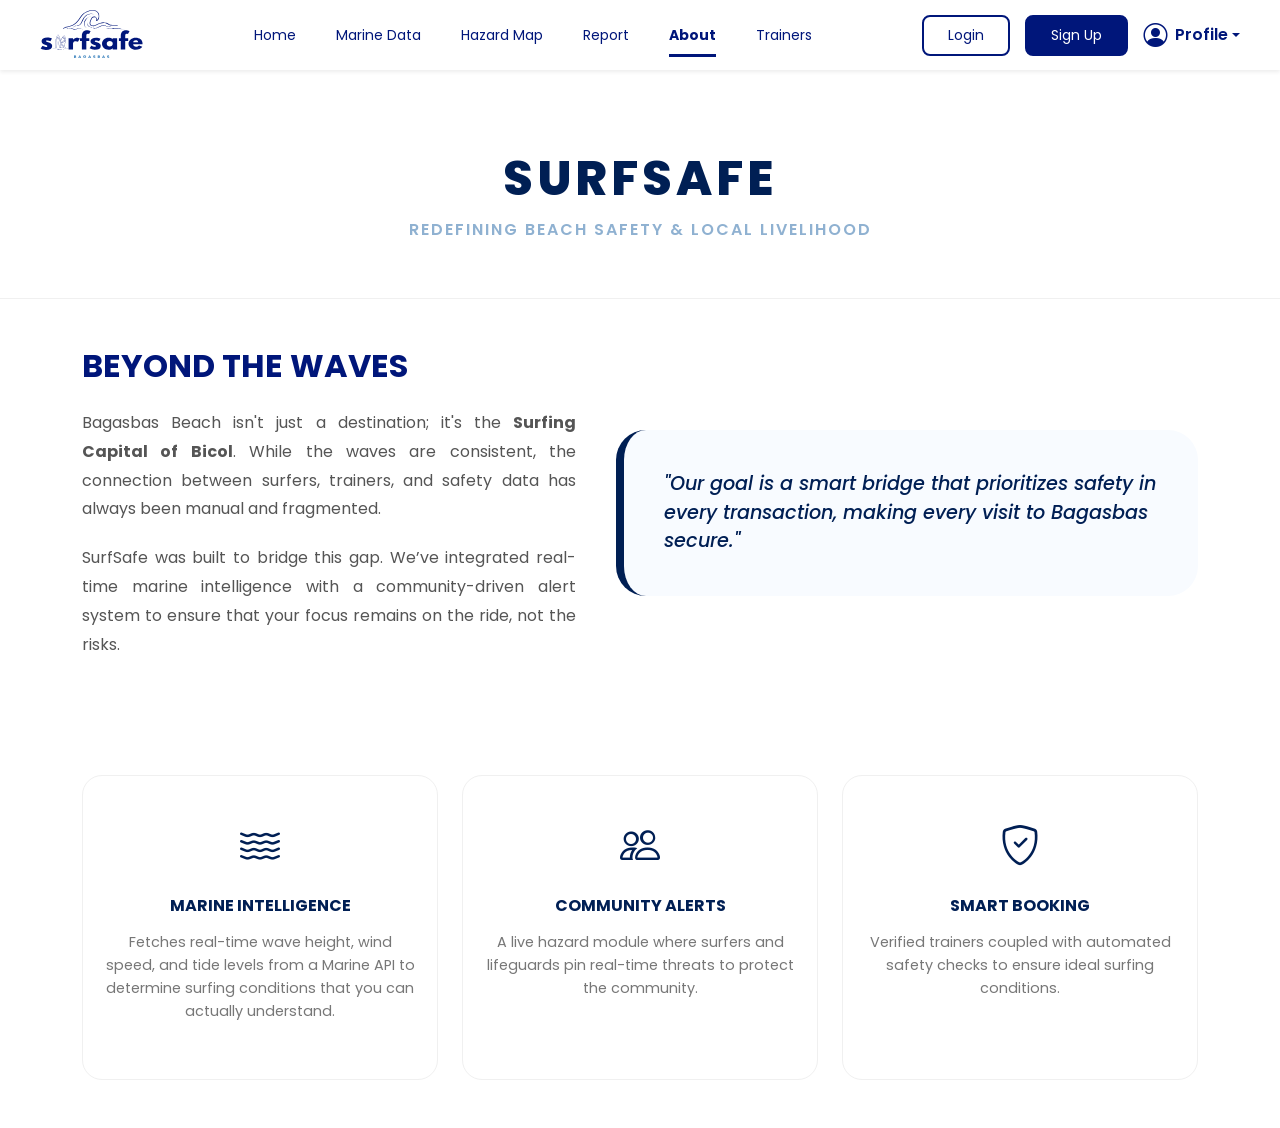
<file: about.html>
<!DOCTYPE html>

<html lang="en">

    <head>

        <meta charset="UTF-8">
        <meta name="viewport" content="width=device-width, initial-scale=1.0, maximum-scale=1.0, user-scalable=no">
        <title>SurfSafe - About</title>

        <link href="https://cdn.jsdelivr.net/npm/bootstrap@5.3.0/dist/css/bootstrap.min.css" rel="stylesheet">
        <link href="https://cdn.jsdelivr.net/npm/bootstrap-icons@1.11.1/font/bootstrap-icons.css" rel="stylesheet">
        <link href="https://fonts.googleapis.com/css2?family=Poppins:wght@400;600;700&display=swap" rel="stylesheet">
        <link rel="stylesheet" href="style.css">

    </head>

    <body>

        <header class="navbar navbar-expand-md sticky-top shadow-sm">
            <div class="header-container">
                <img src="assets/logo.svg" alt="SurfSafe Logo" class="logo-icon">

                <button class="navbar-toggler custom-hamburger collapsed" type="button" data-bs-toggle="collapse" data-bs-target="#surfNavbar">
                    <div class="hamburger-lines">
                        <span class="line line1"></span>
                        <span class="line line2"></span>
                        <span class="line line3"></span>
                    </div>
                </button>

                <div class="collapse navbar-collapse" id="surfNavbar">
                    <nav class="nav-pages mx-auto">
                        <a href="index.html">Home</a>
                        <a href="marine_data.html">Marine Data</a>
                        <a href="hazard_map.html">Hazard Map</a>
                        <a href="report.html">Report</a>
                        <a href="about.html" class="active">About</a>
                        <a href="trainers.php" id="nav-book-trainer" class="<?php echo ($user_role === 'Admin') ? 'd-none' : ''; ?>">Trainers</a>
                        <a href="my_bookings.html" id="nav-my-bookings" class="d-none">My Bookings</a>
                    </nav>

                    <div id="auth-controls" class="auth-buttons">
                        <a href="login.html" class="btn-login">Login</a>
                        <a href="signup.html" class="btn-signup">Sign Up</a>
                    </div>

                    <div id="user-profile-section">
                        <div class="dropdown">
                            <a href="#" class="profile-link d-flex align-items-center dropdown-toggle" id="profileDropdown" data-bs-toggle="dropdown" aria-expanded="false">
                                <i class="bi bi-person-circle profile-nav-icon"></i>
                                <span class="ms-2">Profile</span>
                            </a>
                            <ul class="dropdown-menu dropdown-menu-end shadow" aria-labelledby="profileDropdown">
                                <li><a class="dropdown-item" href="profile.html"><i class="bi bi-pencil-square me-2"></i>Edit Profile</a></li>
                                <li><hr class="dropdown-divider"></li>
                                <li><button class="dropdown-item text-danger" id="navLogoutBtn"><i class="bi bi-box-arrow-right me-2"></i>Logout</button></li>
                            </ul>
                        </div>
                    </div>
                    
                </div>
            </div>
        </header>

        <main class="about-page">
            <section class="about-hero">
                <div class="container">
                    <h1 class="brand-title">SURFSAFE</h1>
                    <p class="brand-tagline">Redefining Beach Safety & Local Livelihood</p>
                </div>
            </section>

            <section class="about-story py-5">
                <div class="container">
                    <div class="story-wrapper">
                        <div class="story-content">
                            <h2 class="section-title-navy">BEYOND THE WAVES</h2>
                            <p>Bagasbas Beach isn't just a destination; it's the <strong>Surfing Capital of Bicol</strong>. While the waves are consistent, the connection between surfers, trainers, and safety data has always been manual and fragmented.</p>
                            <p>SurfSafe was built to bridge this gap. We’ve integrated real-time marine intelligence with a community-driven alert system to ensure that your focus remains on the ride, not the risks.</p>
                        </div>
                        <div class="story-quote">
                            <p>"Our goal is a smart bridge that prioritizes safety in every transaction, making every visit to Bagasbas secure."</p>
                        </div>
                    </div>
                </div>
            </section>

            <section class="about-pillars py-5">
                <div class="container">
                    <div class="row g-4">
                        <div class="col-md-4">
                            <div class="pillar-card">
                                <div class="pillar-icon"><i class="bi bi-water"></i></div>
                                <h5>Marine Intelligence</h5>
                                <p>Fetches real-time wave height, wind speed, and tide levels from a Marine API to determine surfing conditions that you can actually understand.</p>
                            </div>
                        </div>
                        <div class="col-md-4">
                            <div class="pillar-card">
                                <div class="pillar-icon"><i class="bi bi-people"></i></div>
                                <h5>Community Alerts</h5>
                                <p>A live hazard module where  surfers and lifeguards pin real-time threats to protect the community.</p>
                            </div>
                        </div>
                        <div class="col-md-4">
                            <div class="pillar-card">
                                <div class="pillar-icon"><i class="bi bi-shield-check"></i></div>
                                <h5>Smart Booking</h5>
                                <p>Verified trainers coupled with automated safety checks to ensure ideal surfing conditions.</p>
                            </div>
                        </div>
                    </div>
                </div>
            </section>
        </main>
                
    </body>

    <script src="https://cdn.jsdelivr.net/npm/bootstrap@5.3.0/dist/js/bootstrap.bundle.min.js"></script>
    <script src="script.js"></script>
</html>
</file>
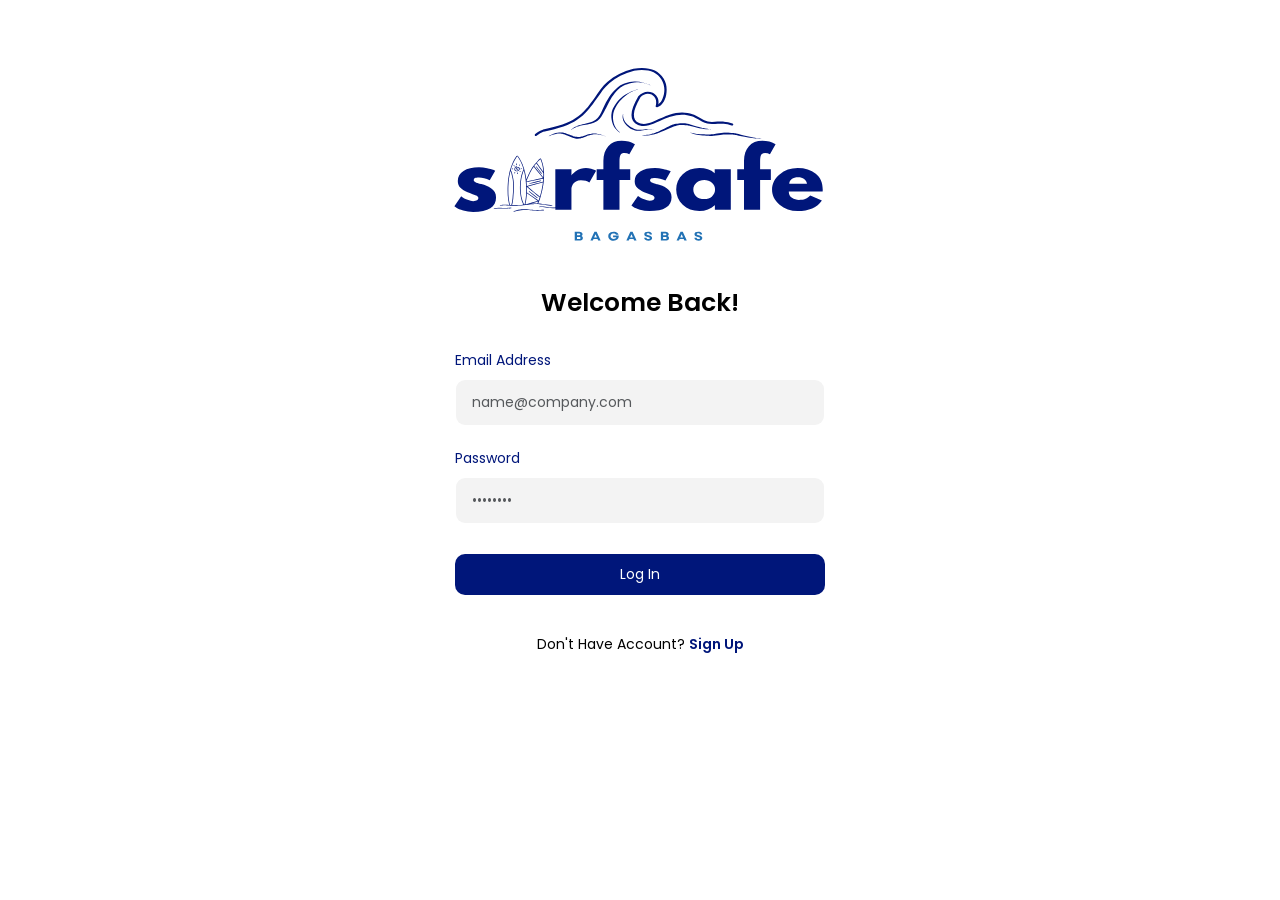
<file: login.html>
<!DOCTYPE html>

<html lang="en">

    <head>

        <meta charset="UTF-8">
        <meta name="viewport" content="width=device-width, initial-scale=1.0, maximum-scale=1.0, user-scalable=no">
        <title>Login Form</title>

        <link href="https://cdn.jsdelivr.net/npm/bootstrap@5.3.0/dist/css/bootstrap.min.css" rel="stylesheet">
        <link href="https://cdn.jsdelivr.net/npm/bootstrap-icons@1.11.1/font/bootstrap-icons.css" rel="stylesheet">
        <link href="https://fonts.googleapis.com/css2?family=Poppins:wght@400;600;700&display=swap" rel="stylesheet">
        <link rel="stylesheet" href="css/style.css">

    </head>

    <body>

        <div class="main-content">
            <div class="login-card">
                
                <div class="logo-wrapper">
                    <img src="assets/logo.svg" alt="SurfSafe Logo">
                </div>

                <h2 class="introTagline">Welcome Back!</h2>

                <form action="backend/login_process.php" method="POST">

                    <!-- EMAIL FORM -->
                    <div class="form-group">
                        <label for="email" class="form-label">Email Address</label>
                        <input type="email" class="form-control" id="email" name="email" placeholder="name@company.com" required>
                    </div>
                    
                    <!-- PASSWORD FORM -->
                    <div class="form-group">
                        <label for="password" class="form-label">Password</label>
                        <input type="password" class="form-control" id="password" name="password" placeholder="••••••••" required>
                    </div>

                    <button type="submit" class="loginBtn">Log In</button>
            
                </form>

                <div class="signup-link">Don't Have Account? <a href="signup.html">Sign Up</a></div>

            </div>
        </div>

    </body>

    <script src="script.js"></script>

</html>
</file>
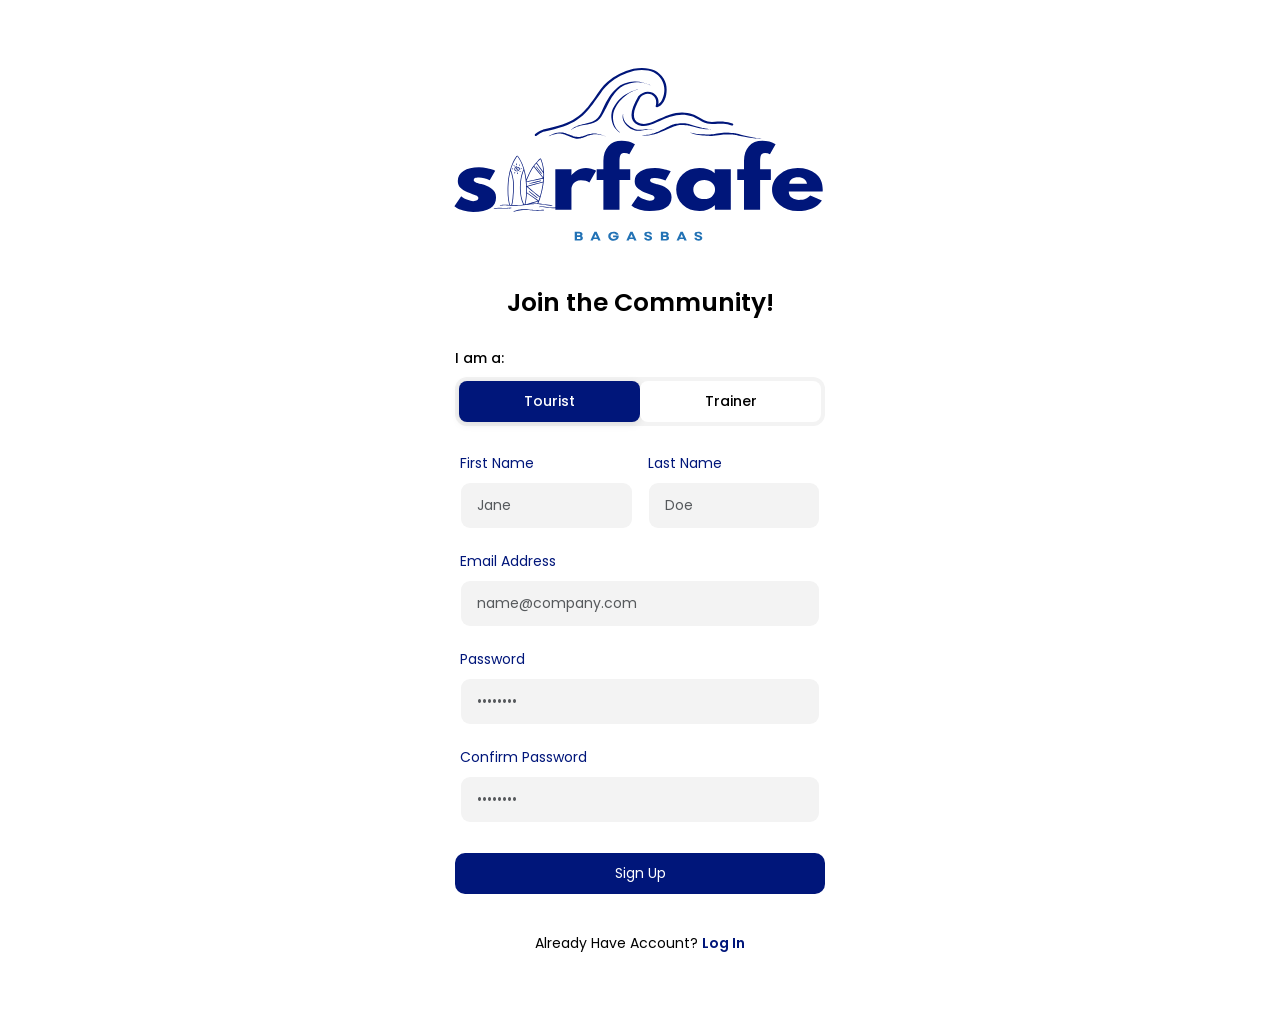
<file: signup.html>
<!DOCTYPE html>

<html lang="en">

    <head>

        <meta charset="UTF-8">
        <meta name="viewport" content="width=device-width, initial-scale=1.0, maximum-scale=1.0, user-scalable=no">
        <title>Signup Form</title>

        <link href="https://cdn.jsdelivr.net/npm/bootstrap@5.3.0/dist/css/bootstrap.min.css" rel="stylesheet">
        <link href="https://cdn.jsdelivr.net/npm/bootstrap-icons@1.11.1/font/bootstrap-icons.css" rel="stylesheet">
        <link href="https://fonts.googleapis.com/css2?family=Poppins:wght@400;600;700&display=swap" rel="stylesheet">
        <link rel="stylesheet" href="css/style.css">

    </head>

    <body>

        <div class="main-content">
            <div class="signup-card">
                
                <div class="logo-wrapper">
                    <img src="assets/logo.svg" alt="SurfSafe Logo">
                </div>

                <h2 class="introTagline">Join the Community!</h2>

                <!-- ROLE SELECTOR -->
                <div class="role-container">
                    <span class="role-label">I am a:</span>
                    <div class="type-selector">
                        <button type="button" class="type-btn active" onclick="setRole('Tourist', this)">Tourist</button>
                        <button type="button" class="type-btn" onclick="setRole('Trainer', this)">Trainer</button>
                    </div>
                </div>

                <!-- UPDATED THE FORM - LYZETTE -->
                <form id="signupForm" action="backend/signup_process.php" method="POST" enctype="multipart/form-data">

                    <input type="hidden" name="role" id="roleInput" value="Tourist">
                    <div class="form-body-wrapper">
                        
                        <div class="form-column">

                            <!-- FIRST NAME AND LAST NAME FORM -->
                            <div class="name-row">
                                <div class="form-group">
                                    <label for="firstName" class="form-label">First Name</label>
                                    <input type="text" class="form-control" id="firstName" name="first_name" placeholder="Jane" required>
                                </div>
                                <div class="form-group">
                                    <label for="lastName" class="form-label">Last Name</label>
                                    <input type="text" class="form-control" id="lastName" name="last_name" placeholder="Doe" required>
                                </div>
                            </div>

                            <!-- EMAIL FORM -->
                            <div class="form-group">
                                <label for="email" class="form-label">Email Address</label>
                                <input type="email" class="form-control" id="email" name="email" placeholder="name@company.com" required>
                            </div>

                            <!-- PASSWORD FORM -->
                            <div class="form-group">
                                <label for="password" class="form-label">Password</label>
                                <input type="password" class="form-control" id="password" name="password" placeholder="••••••••" required>
                            </div>

                            <!-- CONFIRM PASSWORD FORM -->
                            <div class="form-group confirm-password" id="confirmPasswordField">
                                <label for="confirm-password" class="form-label">Confirm Password</label>
                                <input type="password" class="form-control" id="confirm-password" placeholder="••••••••" required>
                            </div>
                        </div>

                        <!-- ADDITIONAL FIELDS FOR VERIFICATION (UPDATED FIELDS HERE - LYZETTE) --> 
                        <div id="trainerFields" class="form-column trainer-docs">
                            <h5 class="upload-title">Professional Verification</h5>
                            <p class="upload-subtitle">Upload clear copies for admin approval.</p>

                            <div class="form-group">
                                <label class="form-label">DOT Accreditation Cert/ID</label>
                                <input type="file" class="form-control file-input" id="dotCert" name="dotCert">
                            </div>

                            <div class="form-group">
                                <label class="form-label">Professional Training Cert</label>
                                <input type="file" class="form-control file-input" id="trainingCert" name="trainingCert">
                            </div>

                            <div class="form-group">
                                <label class="form-label">Water Safety & First Aid Card</label>
                                <input type="file" class="form-control file-input" id="waterSafety" name="waterSafety">
                            </div>

                            <div class="form-group">
                                <label class="form-label">Valid NBI Clearance</label>
                                <input type="file" class="form-control file-input" id="nbiClearance" name="nbiClearance">
                            </div>

                            <div class="form-group">
                                <label class="form-label">Negative Drug Test Result</label>
                                <input type="file" class="form-control file-input" id="drugTest" name="drugTest">
                            </div>
                        </div>

                    </div>

                    <!-- TERMS AND CONDITIONS -->
                    <div class="terms-container">
                        <div class="form-check">
                            <input class="form-check-input" type="checkbox" id="termsCheck">
                            <label class="form-check-label" for="termsCheck">
                                I agree to the 
                                <a href="#" data-bs-toggle="modal" data-bs-target="#termsModal">Terms and Conditions</a> and 
                                <a href="#" data-bs-toggle="modal" data-bs-target="#termsModal" data-privacy="true">Privacy Policy</a>.
                            </label>
                        </div>
                        <p class="small text-muted" id="trainerConsentText" style="display:none;">
                            *By signing up as a Trainer, you consent to the collection and verification of the official documents provided.
                        </p>
                    </div>

                    <button type="submit" class="signupBtn">Sign Up</button>

                </form>

                <div class="login-link">Already Have Account? <a href="login.html">Log In</a>
            </div>

            </div>
        </div>

        <!-- POPUP TERMS AND CONDITIONS -->
        <div class="modal fade" id="termsModal" tabindex="-1" aria-hidden="true">
            <div class="modal-dialog modal-dialog-centered modal-lg">

                <div class="modal-content custom-modal">

                    <div class="modal-header d-flex flex-column align-items-start">
                        <div class="d-flex justify-content-between w-100 mb-3">
                            <h5 class="modal-title"><b>Legal Information</b></h5>
                            <button type="button" class="btn-close" data-bs-dismiss="modal" aria-label="Close"></button>
                        </div>

                        <ul class="nav nav-tabs w-100" id="legalTabs" role="tablist">
                            <li class="nav-item" role="presentation">
                                <button class="nav-link active" id="terms-tab" data-bs-toggle="tab" data-bs-target="#terms-content" type="button" role="tab">Terms & Conditions</button>
                            </li>
                            <li class="nav-item" role="presentation">
                                <button class="nav-link" id="privacy-tab" data-bs-toggle="tab" data-bs-target="#privacy-content" type="button" role="tab">Privacy Policy</button>
                            </li>
                        </ul>
                    </div>

                    <div class="modal-body">
                        <div class="tab-content" id="legalTabsContent">

                            <!-- TERMS AND CONDITION -->
                            <div class="tab-pane fade show active" id="terms-content" role="tabpanel">
                                <div class="p-2">
                                    <h6><b>User Responsibilities</b></h6>
                                    <p>By using SurfSafe, you agree to provide accurate information. Trainers are responsible for the validity of their uploaded certifications.</p>
                                    <h6><b>Account Approval</b></h6>
                                    <p>Trainer accounts are subject to manual verification by the Admin before full access to the platform is granted.</p>
                                </div>
                            </div>

                            <!-- PRIVACY ACT -->
                            <div class="tab-pane fade" id="privacy-content" role="tabpanel">
                                <div class="p-2">
                                    <h6><b>Data Privacy Act of 2012 Compliance</b></h6>
                                    <p>We take your privacy seriously. Your sensitive documents (NBI, Drug Test) are encrypted and used only for trainer verification.</p>
                                    <h6><b>Storage & Protection</b></h6>
                                    <p>Data is stored securely and will be deleted once the trainer account is deactivated or upon request, following government regulations.</p>
                                </div>
                            </div>

                        </div>
                    </div>

                    <div class="modal-footer">
                        <button type="button" class="btn-signup w-auto px-4" data-bs-dismiss="modal">I Understand</button>
                    </div>

                </div>
            </div>
        </div>

    </body>

    <script src="https://cdn.jsdelivr.net/npm/bootstrap@5.3.0/dist/js/bootstrap.bundle.min.js"></script>
    <script src="script.js"></script>

</html>
</file>
<file: style.css>
:root {
    --surf-navy: #00167A;
    --surf-lightblue: #EBF3FF;
    --surf-white: #FFFFFF;
    --surf-black: #000000;
    --surf-border: #e0e0e0;
    --surf-gray: #F3F3F3;
    --surf-grayish: #666;
    --active-green: #28a745;
    --inactive-red: #dc3545;


    --font-family: 'Poppins', sans-serif;
}


body {
    font-family: var(--font-family);
    margin: 0;
    background: var(--surf-white);
}

.navbar {
    background-color: var(--surf-white);
    padding: 0;
    height: 70px;
    display: flex;
    align-items: center;
    width: 100%;
}

.logo-icon {
    height: 50px;
    width: auto;
    margin-right: 0;
}

.header-container {
    width: 100%;
    margin: 0 auto;
    padding: 0 40px;
    display: flex;
    align-items: center;
    justify-content: space-between;
}

.nav-pages {
    display: flex;
    gap: 40px;
    height: 100%;
    align-items: center;
    justify-content: center;
}

.nav-pages a {
    text-decoration: none;
    color: var(--surf-navy);
    font-weight: 400;
    font-size: 14px;
    padding: 8px 0; 
    display: flex;
    align-items: center;
    border-bottom: 3px solid transparent;
    margin-top: 3px;
}

.nav-pages a:hover, .nav-pages a.active {
    color: var(--surf-navy);
    font-weight: 700;
    border-bottom: 3px solid var(--surf-navy);
}

.nav-wrapper {
    display: flex;
    align-items: center;
    height: 100%;
}

.auth-buttons {
    margin-left: 0;
    display: flex;
    align-items: center;
    gap: 15px;
}

.btn-login {
    color: var(--surf-navy);
    border: 2px solid var(--surf-navy);
    background: var(--surf-white);
    padding: 8px 24px;
    border-radius: 8px;
    font-weight: 400;
    font-size: 14px;
    text-decoration: none;
}

.btn-signup {
    background-color: var(--surf-navy);
    color: var(--surf-white) !important;
    border: 2px solid var(--surf-navy);
    padding: 8px 24px;
    border-radius: 8px;
    font-weight: 400;
    font-size: 14px;
    text-decoration: none;
}

#user-profile-section {
    display: flex;
    align-items: center;
    margin-left: 15px;
}

.profile-link {
    text-decoration: none;
    color: var(--surf-navy);
    font-weight: 600;
    display: flex;
    align-items: center;
}

.profile-nav-icon {
    font-size: 1.5rem;
    line-height: 1;
}

.main-content {
    flex: 1;
    display: flex;
    align-items: center;
    justify-content: center;
    padding: 20px;
}

.login-card, .signup-card {
    background: var(--surf-white);
    width: 100%;
    max-width: 450px;
    padding: 3rem 2.5rem;
    border-radius: 20px;
    text-align: center;
}

.logo-wrapper {
    width: 70px;
    height: auto;
    border-radius: 15px;
    display: flex;
    align-items: center;
    justify-content: center;
    margin: 0 auto 2.5rem auto;
}

.logo-wrapper img {
    height: 180px;
    width: auto;
    object-fit: contain;
}

.introTagline {
    font-family: var(--font-family);
    font-size: 25px;
    font-weight: 600;
    color: var(--surf-black);
    margin-bottom: 30px;
}

.form-group {
    text-align: left;
    margin-bottom: 20px;
}

.form-label {
    font-size: 14px;
    font-weight: 400;
    color: var(--surf-black);
    margin-bottom: 8px;
}

.form-control {
    background-color: var(--surf-gray);
    border: 1px solid transparent;
    border-radius: 10px;
    padding: 12px 16px;
    font-size: 14px;
    transition: all 0.2s;
}

.form-control:focus {
    background-color: var(--surf-white);
    border-color: var(--surf-navy);
    box-shadow: 0 0 0 4px rgba(0, 22, 122, 0.05);
    outline: none;
}

.form-options {
    display: flex;
    justify-content: space-between;
    align-items: center;
    margin-bottom: 24px;
    font-size: 13px;
}

.signup-card {
    transition: all 0.5s cubic-bezier(0.4, 0, 0.2, 1);
    max-width: 450px;
    overflow: hidden;
}

.signup-card.trainer-expanded {
    max-width: 900px;
}

.form-body-wrapper {
    display: flex;
    gap: 0;
    transition: all 0.5s ease;
    align-items: flex-start;
}

.form-column {
    flex: 0 0 100%;
    padding: 0 5px;
    transition: all 0.5s ease;
}


.trainer-docs {
    display: none;
    opacity: 0;
    border-left: 1px solid var(--surf-border);
    padding-left: 30px !important;
    text-align: left;
}

.signup-card.trainer-expanded .form-column {
    flex: 0 0 50%;
}

.signup-card.trainer-expanded .trainer-docs {
    display: block;
    opacity: 1;
}

.upload-title {
    font-size: 18px;
    font-weight: 600;
    color: var(--surf-navy);
    margin-bottom: 5px;
}

.upload-subtitle {
    font-size: 13px;
    color: var(--surf-grayish);
    margin-bottom: 20px;
}

.file-input {
    padding: 8px 12px;
    font-size: 12px;
}

.terms-container {
    display: none;
    opacity: 0;
    transition: opacity 0.5s ease;
    text-align: left;
    margin-top: 15px;
}

.trainer-expanded .terms-container {
    display: block;
    opacity: 1;
}

.form-check-label {
    font-size: 13px;
    color: var(--surf-black);
}

#trainerConsentText {
    font-style: italic;
    font-size: 11px;
    border-left: 3px solid var(--surf-navy);
    padding-left: 12px;
    margin-top: 10px;
}


.custom-modal .nav-tabs {
    border-bottom: 2px solid var(--surf-white);
}

.custom-modal .nav-link {
    color: var(--surf-black);
    font-weight: 600;
    border: none;
    padding: 10px 20px;
}

.custom-modal .nav-link.active {
    color: var(--surf-navy) !important;
    border-bottom: 3px solid var(--surf-navy) !important;
    background: transparent;
}

.custom-modal .tab-pane {
    max-height: 400px;
    overflow-y: auto;
    padding-top: 15px;
}

.tab-pane::-webkit-scrollbar {
    width: 6px;
}
.tab-pane::-webkit-scrollbar-thumb {
    background-color: #ddd;
    border-radius: 10px;
}

.remember-me input {
    cursor: pointer;
    accent-color: var(--surf-navy);
}

.forgot-pass {
    color: var(--surf-navy);
    text-decoration: none;
    font-weight: 400;
}


.loginBtn, .signupBtn {
    background-color: var(--surf-navy);
    color: var(--surf-white);
    width: 100%;
    padding: 10px;
    border-radius: 10px;
    border: none;
    font-weight: 400;
    font-size: 14px;
    margin-top: 10px;
    cursor: pointer;
    margin-bottom: 15px;
}

.loginBtn:hover, .signupBtn:hover {
    opacity: 0.9;
}

.signup-link, .login-link {
    margin-top: 24px;
    font-size: 14px;
    color: var(--surf-black);
}

.signup-link a, .login-link a{
    color: var(--surf-navy);
    text-decoration: none;
    font-weight: 600;
}

 .role-container {
    text-align: left;
    margin-bottom: 25px;
}

.role-label {
    font-size: 14px;
    font-weight: 500;
    color: var(--surf-black);
    margin-bottom: 8px;
    display: block;
}

.type-selector {
    display: flex;
    background: var(--surf-gray);
    border-radius: 12px;
    padding: 4px;
    margin-bottom: 25px;
}

.type-btn {
    flex: 1;
    padding: 10px;
    border: none;
    background: var(--surf-white);
    border-radius: 8px;
    font-size: 14px;
    font-weight: 500;
    color: var(--surf-black);
    transition: all 0.3s ease;
}

.type-btn.active {
    background: var(--surf-navy);
    color: var(--surf-white);
    box-shadow: 0 2px 8px rgba(0,0,0,0.1);
}

.name-row {
    display: flex;
    gap: 15px;
}

.name-row .form-group {
    flex: 1;
}

.home-section, .marine-section {
    display: block;
    width: 100%;
}

.intro-content {
    background-image: url('assets/Bagasbas.svg');
    background-size: cover;
    background-position: center;
    background-repeat: no-repeat;
    min-height: calc(100vh - 70px);
    width: 100%;
    display: flex;
    flex-direction: column;
    align-items: flex-start;
    justify-content: center;
    padding: 0 10%;
    color: var(--surf-white);
    opacity: 0.8;
}

.welcome-badge, .report-badge, .report-pill {
    background: rgba(255, 255, 255, 0.2);
    backdrop-filter: blur(5px);
    border: 1px solid var(--surf-navy);
    padding: 8px 25px;
    border-radius: 50px;
    font-size: 18px;
    font-weight: 400;
    margin-bottom: 20px;
    letter-spacing: 2px;
}

.main-title {
    font-size: 80px;
    font-weight: 700;
    line-height: 1.1;
    margin-bottom: 20px;
    text-shadow: 0 2px 10px rgba(0,0,0,0.2);
}

.content-description {
    font-size: 18px;
    max-width: 700px;
    margin-bottom: 40px;
    opacity: 0.9;
}

.cta-btns {
    display: flex;
    gap: 20px;
}

.btn-safety {
    background-color: var(--surf-white);
    color: var(--surf-navy);
    padding: 12px 25px;
    border-radius: 10px;
    text-decoration: none;
    font-weight: 600;
    display: flex;
    align-items: center;
    gap: 10px;
    transition: 0.3s;
}

.btn-trainer {
    background: rgba(255, 255, 255, 0.1);
    color: var(--surf-white);
    border: 2px solid var(--surf-white);
    padding: 12px 25px;
    border-radius: 10px;
    text-decoration: none;
    font-weight: 600;
    display: flex;
    align-items: center;
    gap: 10px;
    transition: 0.3s;
}

.btn-safety:hover, .btn-trainer:hover {
    transform: translateY(-3px);
}

.marine-data-preview {
    padding: 80px 0;
    background-color: var(--surf-white);
}

.forecast-badge, .trainer-badge {
    color: var(--surf-navy);
    text-transform: uppercase;
    font-weight: 700;
    letter-spacing: 1.5px;
    margin-bottom: 8px;
}

.section-title, .trainer-section-title {
    font-weight: 700;
    font-size: 32px;
    color: var(--surf-black);
    margin-bottom: 15px;
}

.section-subtitle, .trainer-section-description  {
    color: var(--surf-black);
    font-size: 16px;
    max-width: 600px;
    margin: 0 auto 50px auto;
}

.forecast-wrapper {
    gap: 20px;
}

.forecast-card {
    background: var(--surf-white);
    border: 1px solid var(--surf-border);
    border-radius: 16px;
    width: 155px;
    padding: 30px 10px;
    transition: transform 0.2s ease;
}

.forecast-card.active {
    background-color: var(--surf-lightblue);
    border-color: var(--surf-navy);
}

.day-name {
    font-weight: 700;
    color: var(--surf-navy);
    margin-bottom: 25px;
}

.data-group {
    display: flex;
    flex-direction: column;
    align-items: center;
    margin-bottom: 20px;
}

.data-group i {
    font-size: 22px;
    color: var(--surf-navy);
    margin-bottom: 4px;
}

.data-value {
    font-weight: 600;
    font-size: 16px;
    color: var(--surf-black);
}

.data-label {
    font-size: 11px;
    color: var(--surf-black);
    font-weight: 500;
    letter-spacing: 0.5px;
}

.btn-detailed, .btn-see-reports, .btn-see-trainers, .btn-report-submit {
    background-color: var(--surf-navy);
    color: var(--surf-white);
    padding: 12px 30px;
    border-radius: 8px;
    text-decoration: none;
    font-weight: 600;
    font-size: 14px;
    display: inline-block;
}

.btn-detailed:hover, .btn-full-map:hover, .btn-see-reports:hover, .btn-see-trainers:hover, .btn-report-submit:hover {
    background-color: #000f5a;
    color: white;
}

.hazard-map-preview {
    background-color: var(--surf-navy);
    padding: 80px 0;
    color: var(--surf-white);
}

.hazard-header {
    margin-bottom: 40px;
}

.hazard-section-title {
    font-weight: 700;
    font-size: 32px;
    color: var(--surf-white);
    margin-bottom: 15px;
}

.hazard-section-subtitle {
    color: var(--surf-white);
    font-size: 16px;
    max-width: 1200px;
    margin: 5 auto 50px auto;
}

.map-container {
    width: 100%;
    border-radius: 12px;
    overflow: hidden;
    box-shadow: 0 10px 30px rgba(0, 0, 0, 0.2);
}

.map-placeholder {
    height: 500px;
    width: 100%;
    background-color: var(--surf-gray); /* PLACE HOLDER ONLY) */
    background-size: cover;
    background-position: center;
    position: relative;
}

.btn-full-map {
    background-color: var(--surf-navy);
    color: var(--surf-white);
    padding: 15px 40px;
    border-radius: 8px;
    text-decoration: none;
    font-weight: 700;
    font-size: 16px;
    border: none;
    transition: all 0.3s ease;
    z-index: 10;
}

.reports-preview {
    background-image: url('assets/crowdsurfing_bg.svg');
    background-size: cover;
    background-position: center;
    padding: 100px 0;
    color: var(--surf-white);
    opacity: 0.8;
}

.report-badge-container {
    margin-bottom: 30px;
}

.report-description {
    font-size: 20px;
    font-weight: 400;
    max-width: 800px;
    margin: 0 auto 40px auto;
    line-height: 1.6;
    opacity: 0.95;
}

.trainers-preview {
    padding: 100px 0;
    background-color: var(--surf-white);
}

.trainers-preview .row {
    display: flex;
    align-items: center;
}

.trainer-img-wrapper {
    border-radius: 20px;
    overflow: hidden;
    box-shadow: 0 10px 30px rgba(0, 0, 0, 0.05);
    max-width: 350px;
    margin: 0 auto;
}

.img-surf {
    width: 100%;
    height: auto;
    object-fit: cover;
    border-radius: 20px;
}

.hourly-forecast {
    padding: 60px 0;
    background-color: var(--surf-white);
}

.chart-card {
    background: var(--surf-white);
    padding: 30px;
    box-shadow: 0 4px 12px rgba(0, 0, 0, 0.1);
    border: 2px solid var(--surf-navy);
}

.chart-title {
    font-family: var(--font-family);
    font-weight: 700;
    margin-bottom: 25px;
    color: var(--surf-black);
}

.chart-container {
    height: 400px;
    width: 100%;
    margin-bottom: 20px;
}

.best-window-box {
    margin-top: 5px;
    border: 2px solid var(--surf-navy);
    text-align: left;
}

.best-window-box p {
    font-weight: 600;
    font-size: 1.1rem;
    margin: 10px;
}

#best-time-window {
    color: var(--surf-navy);
}

.tide-forecast {
    padding: 40px 0;
}

.tide-info-box {
    border: 2px solid var(--surf-navy);
    padding: 20px;
    margin-bottom: 5px;
    line-height: 1.8;
}

.tide-info-box p {
    margin-bottom: 5px;
    font-weight: 500;
}

.high-tide {
    color: #ff0000;
    font-weight: 700;
}

.low-tide {
    color: #0000ff;
    font-weight: 700;
}

.high-tide-countdown {
    color: #ff0000;
    font-weight: 700;
}

.low-tide-countdown {
    color: #003087;
    font-weight: 700;
}

#high-h, #high-m, #high-s, #low-h, #low-m, #low-s {
    font-variant-numeric: tabular-nums; /* Keeps numbers from jumping around while counting */
}

.condition-summary {
    padding: 30px 0;
    background: linear-gradient(rgba(255, 255, 255, 0.8), rgba(255, 255, 255, 0.8)), url('assets/bagasbas.svg');
    background-size: cover;
}

.summary-card {
    background: var(--surf-white);
    padding: 25px;
    border-radius: 15px;
    border-left: 5px solid var(--surf-navy);
    box-shadow: 0 4px 15px rgba(0,0,0,0.05);
}

.location-title {
    font-weight: 700;
    margin-bottom: 5px;
}

.status-badge {
    display: inline-block;
    padding: 8px 20px;
    border-radius: 50px;
    background-color:var(--surf-navy);
    color: var(--surf-white);
    font-weight: 700;
    font-size: 1.2rem;
    margin-bottom: 10px;
    text-transform: uppercase;
}

.summary-text {
    font-weight: 500;
    color: var(--surf-grayish);
}

.detail-item {
    padding: 20px;
    background-color: #fcfcfc;
    border-radius: 12px;
    border: 1px solid var(--surf-border);
    transition: transform 0.3s ease;
}

.detail-item:hover {
    transform: translateY(-5px);
    border-color: var(--surf-navy);
}

.detail-label {
    font-size: 0.85rem;
    color: var(--surf-black);
    text-transform: uppercase;
    letter-spacing: 1px;
    margin-bottom: 5px;
}

.detail-item i {
    color: var(--surf-navy);
}

.intro-content, .reports-preview, .condition-summary, .trainer-img-wrapper {
    position: relative;
}

.photo-credit-btn {
    position: absolute;
    bottom: 15px;
    right: 15px;
    background: rgba(0, 48, 135, 0.4);
    color: white;
    width: 30px;
    height: 30px;
    display: flex;
    align-items: center;
    justify-content: center;
    border-radius: 50%;
    text-decoration: none;
    transition: all 0.3s ease;
    backdrop-filter: blur(4px);
    border: 1px solid rgba(255, 255, 255, 0.2);
    z-index: 10;
}

.photo-credit-btn:hover {
    background: rgba(0, 48, 135, 0.8);
    color: #fff;
    transform: scale(1.1);
}

.photo-credit-btn i {
    font-size: 0.9rem;
}

.section-title-navy {
    color: var(--surf-navy);
    font-weight: 700;
    font-family: var(--font-family);
    margin-bottom: 1.5rem;
}

.report-entry {
    background: var(--surf-white);
    border-radius: 15px;
    display: flex;
    overflow: hidden;
    border: 1px solid var(--surf-border);
    margin-bottom: 12px;
}

.status-indicator {
    width: 6px;
    flex-shrink: 0;
}

.entry-body {
    padding: 1rem;
    width: 100%;
}

.status-badge {
    font-size: 0.65rem;
    font-weight: 600;
    letter-spacing: 0.5px;
    margin-bottom: 10px;
}

.entry-description {
    font-size: 0.9rem;
    color: var(--surf-grayish);
    line-height: 1.5;
    margin-bottom: 10px;
    display: block;
    overflow: visible;
    padding: 5px 0;
}

.location-text {
    padding: 10px;
    font-size: 0.8rem;
    color: var(--surf-navy);
    font-weight: 600;
}

.data-box {
    border-left: 1px solid var(--surf-gray);
    padding-left: 1rem;
}

.data-item label {
    display: block;
    font-size: 0.6rem;
    text-transform: uppercase;
    color: var(--surf-grayish);
}

.data-item span {
    font-size: 0.75rem;
    font-weight: 600;
    color: var(--surf-black);
}

.reports-feed::-webkit-scrollbar { width: 4px; }
.reports-feed::-webkit-scrollbar-thumb { background: #cbd5e0; border-radius: 10px; }

.report-cta-banner {
    width: 100%;
    background: linear-gradient(rgba(0, 0, 0, 0.65), rgba(0, 0, 0, 0.65)), url('assets/crowdsurfing_bg.svg');
    background-size: cover;
    background-position: center;
    padding: 100px 0;
    color: var(--surf-white);
}

.report-badge-wrapper {
    margin-bottom: 25px;
}

.report-cta-message {
    font-family: var(--font-family);
    font-size: 1.35rem;
    font-weight: 400;
    max-width: 800px;
    margin: 0 auto 35px auto;
    line-height: 1.5;
    opacity: 0.95;
}

.report-list-section {
    min-height: 400px;
}

.report-list-container {
    min-height: 500px;
    display: flex;
    flex-direction: column;
}

.reports-feed {
    width: 100%;
    max-height: 480px;
    overflow-y: auto;
    padding-right: 10px;
}

.reports-feed:has(.no-reports-container) {
    display: flex;
    justify-content: center;
    align-items: center;
    min-height: 300px;
}

.no-reports-container {
    padding: 40px;
    text-align: center;
}

.no-reports-icon {
    font-size: 4rem;
    color: var(--surf-lightblue);
    margin-bottom: 15px;
    display: block;
}

.profile-container {
    max-width: 1100px;
    margin: 40px auto;
    padding: 0 20px;
}

.profile-header-card {
    background: var(--surf-white);
    padding: 30px;
    border-radius: 20px;
    display: flex;
    align-items: center;
    gap: 30px;
    box-shadow: 0 4px 15px rgba(0,0,0,0.05);
    margin-bottom: 30px;
    border: 1px solid var(--surf-border);
}

.profile-pic-wrapper {
    position: relative;
    width: 150px;
    height: 150px;
    flex-shrink: 0;
}

.profile-pic-img {
    width: 100%;
    height: 100%;
    object-fit: cover;
    border-radius: 50%;
    border: 4px solid var(--surf-lightblue);
}

.upload-badge {
    position: absolute;
    bottom: 5px;
    right: 5px;
    background: var(--surf-navy);
    color: white;
    width: 35px;
    height: 35px;
    border-radius: 50%;
    display: flex;
    align-items: center;
    justify-content: center;
    cursor: pointer;
    border: 3px solid var(--surf-white);
    transition: 0.3s;
}

.upload-badge:hover {
    transform: scale(1.1);
    background-color: #002db3;
}

.profile-info-main h2 {
    margin: 0;
    color: var(--surf-navy);
    font-weight: 700;
}

.trainer-status-badge {
    display: inline-flex;
    align-items: center;
    gap: 5px;
    background: var(--surf-lightblue);
    color: var(--surf-navy);
    padding: 6px 15px;
    border-radius: 50px;
    font-size: 13px;
    font-weight: 600;
    margin-top: 10px;
}

.location-label {
    margin-top: 10px;
    color: var(--surf-grayish);
    font-size: 14px;
}

profile-grid {
    display: grid;
    grid-template-columns: 350px 1fr; /* Fixed width sa account info, flexible sa activity */
    gap: 25px;
    align-items: start;
}

.side-card, .main-profile-card {
    background: var(--surf-white);
    padding: 25px;
    border-radius: 20px;
    box-shadow: 0 4px 15px rgba(0,0,0,0.05);
    border: 1px solid var(--surf-border);
}

.section-subtitle-profile {
    font-size: 18px;
    font-weight: 700;
    color: var(--surf-navy);
    margin-bottom: 20px;
    display: flex;
    justify-content: space-between;
    align-items: center;
    border-bottom: 2px solid var(--surf-gray);
    padding-bottom: 10px;
}

.info-row {
    margin-bottom: 15px;
    border-bottom: 1px solid #f0f0f0;
    padding-bottom: 8px;
}

.info-label {
    display: block;
    font-size: 12px;
    color: var(--surf-grayish);
    text-transform: uppercase;
    letter-spacing: 0.5px;
}

.info-value {
    font-weight: 600;
    color: #333;
    font-size: 14px;
}

.edit-btn-small {
    font-size: 12px;
    background: var(--surf-lightblue);
    border: 1px solid var(--surf-navy);
    padding: 5px 15px;
    border-radius: 15px;
    color: var(--surf-navy);
    font-weight: 600;
    cursor: pointer;
    transition: 0.3s;
}

.edit-btn-small:hover {
    background: var(--surf-navy);
    color: white;
}

.profile-form-row {
    display: flex;
    gap: 20px;
    flex-wrap: wrap;
}

.flex-1 { flex: 1; min-width: 200px; }

.document-item {
    display: flex;
    gap: 15px;
    align-items: center;
    background: var(--surf-gray);
    padding: 15px;
    border-radius: 12px;
}

.doc-icon {
    font-size: 28px;
    color: var(--surf-navy);
}

.doc-title {
    font-size: 14px;
    font-weight: 600;
    display: block;
}

.doc-status {
    font-size: 12px;
    color: green;
}

.logout-btn-custom {
    width: 100%;
    margin-top: 20px;
    background-color: #dc3545;
    color: white;
    border: none;
    padding: 10px;
    border-radius: 25px;
    font-weight: 600;
    transition: 0.3s;
    cursor: pointer;
}

.nav-link {
    background-color: var(--surf-white);
    border: 1px solid #dee2e6 !important;
    color: #495057;
    transition: all 0.3s ease;
}

.nav-link.active {
    background-color: #002266 !important;
    color: #fff !important;
    border-color: #002266 !important;
}

.booking-card {
    transition: transform 0.2s, box-shadow 0.2s;
    cursor: pointer;
    border-left: 6px solid #002266 !important;
}

.booking-card:hover {
    transform: translateY(-3px);
    box-shadow: 0 10px 20px rgba(0,0,0,0.1) !important;
}

.btn-view-details {
    color: #002266;
    border: 1px solid #002266;
    font-size: 0.85rem;
    font-weight: 600;
}

.btn-view-details:hover {
    background-color: #002266;
    color: #fff;
}


.text-primary, .text-primary.small.fw-bold {
    color: var(--surf-navy) !important;
}

.trainer-card-fixed {
    border: 1.5px solid var(--surf-navy);
    border-radius: 15px;
    overflow: hidden;
    background: #fff;
    max-width: 320px;
    margin: 0 auto;
    height: 100%;
}

.trainer-img-container {
    height: 300px;
    background-color: #f0f0f0;
    display: flex;
    align-items: center;
    justify-content: center;
    border-bottom: 1px solid #eee;
}

.trainer-img-top {
    width: 100%;
    height: 100%;
    object-fit: cover;
}

.trainer-name-text {
    font-weight: 700;
    color: #000;
    margin-top: 10px;
}

.trainer-rate {
    color: var(--surf-navy);
    font-weight: 700;
}

.btn-book-trainer {
    background-color: var(--surf-navy);
    color: white;
    border: none;
    padding: 5px 20px;
    border-radius: 5px;
    font-weight: 600;
}

.day-dot {
    font-weight: 800;
    margin: 0 4px;
}
.day-dot.active {
    color: var(--active-green);
}
.day-dot.inactive {
    color: var(--inactive-red);
}

.day-dot.past {
    color: #ccc;
    font-weight: normal;
}

.text-navy { color: #00167A; }
.btn-navy { background: #00167A; color: white; border-radius: 8px; }

.nav-arrow {
    position: absolute;
    top: 50%;
    transform: translateY(-50%);
    background: rgba(255, 255, 255, 0.8);
    border: none;
    width: 40px;
    height: 40px;
    border-radius: 50%;
    z-index: 1051;
    transition: 0.3s;
}

.nav-arrow:hover { background: #00167A; color: white; }
.prev-arrow { left: -20px; }
.next-arrow { right: -20px; }

.expertise-chip {
    background-color: var(--surf-lightblue);
    color: var(--surf-navy);
    padding: 5px 12px;
    border-radius: 10px;
    font-size: 0.75rem;
    font-weight: 600;
}

.border-navy {
    border: 1px solid #00167A !important;
}

.form-label {
    color: #00167A;
}

.modal-body.position-relative {
    min-height: 200px;
}

.nav-arrow.d-none {
    display: none !important;
}

#editToggleBtn {
    transition: all 0.3s ease;
    border-color:  var(--surf-navy);
    color:  var(--surf-navy);
}

#editToggleBtn:hover, #saveBtn:hover {
    background-color: var(--surf-navy) !important;
    color: white !important;
    border-color:  var(--surf-navy) !important;
}

#map-picker {
    height: 350px;
    width: 100%;
    border-radius: 8px;
    border: 1px solid #ddd;
    margin-bottom: 15px;
}

.booking-action-container {
    min-width: 120px;
    display: flex;
    justify-content: flex-end;
}

.btn-cancel-responsive {
    width: auto;
    padding: 8px 20px;
}

.emergency-card, .safety-card {
    transition: transform 0.3s ease;
    border: none;
}

.emergency-card:hover, .safety-card:hover {
    transform: translateY(-5px);
}

.emergency-card ul li, .safety-card ul li {
    font-size: 0.95rem;
    line-height: 1.5;
    letter-spacing: 0.3px;
}

/* ABOUT PAGE CUSTOM STYLES */
.about-page {
    background-color: #ffffff;
    font-family: 'Poppins', sans-serif;
}

.about-hero {
    padding: 80px 0 40px;
    text-align: center;
    border-bottom: 1px solid #f0f0f0;
}

.brand-title {
    font-weight: 800;
    font-size: 3rem;
    color: #001f54;
    letter-spacing: 4px;
    margin-bottom: 10px;
}

.brand-tagline {
    color: #8fb1d1;
    font-weight: 600;
    text-transform: uppercase;
    letter-spacing: 2px;
}

.story-wrapper {
    display: flex;
    flex-wrap: wrap;
    gap: 40px;
    align-items: center;
}

.story-content {
    flex: 1;
    min-width: 300px;
}

.story-content p {
    color: #555;
    line-height: 1.8;
    margin-bottom: 20px;
    text-align: justify;
}

.story-quote {
    flex: 1;
    min-width: 300px;
    background-color: #f8fbff;
    padding: 40px;
    border-radius: 30px;
    border-left: 8px solid #001f54;
}

.story-quote p {
    font-style: italic;
    font-size: 1.2rem;
    color: #001f54;
    font-weight: 500;
    margin: 0;
}

.pillar-card {
    padding: 40px 20px;
    text-align: center;
    background: #ffffff;
    border: 1px solid #f0f0f0;
    border-radius: 20px;
    transition: all 0.3s ease;
    height: 100%;
}

.pillar-card:hover {
    box-shadow: 0 15px 30px rgba(0, 31, 84, 0.05);
    transform: translateY(-10px);
    border-color: #8fb1d1;
}

.pillar-icon {
    font-size: 2.5rem;
    color: #001f54;
    margin-bottom: 20px;
}

.pillar-card h5 {
    font-weight: 700;
    color: #001f54;
    margin-bottom: 15px;
    text-transform: uppercase;
    font-size: 1rem;
}

.pillar-card p {
    font-size: 0.9rem;
    color: #777;
    line-height: 1.6;
}


/* RESPONSIVENESS */
@media (max-width: 992px) {
    .main-title {
        font-size: 56px;
    }

    .nav-pages {
        gap: 20px;
    }

    .header-container {
        padding: 0 20px;
    }

    .profile-grid {
        grid-template-columns: 1fr;
    }

    .main-profile-card {
        background: #fff;
        padding: 30px;
        border-radius: 20px;
        box-shadow: 0 4px 20px rgba(0,0,0,0.08);
    }
}

@media (max-width: 768px) {

    .header-container {
        flex-direction: row !important;
        justify-content: space-between;
        align-items: center;
        padding: 0 20px !important;
        height: 70px;
        position: relative;
    }

    .custom-hamburger {
        border: none;
        background: transparent;
        padding: 0;
        cursor: pointer;
    }

    .hamburger-lines {
        display: flex;
        height: 20px;
        width: 25px;
        flex-direction: column;
        justify-content: space-between;
    }

    .line {
        display: block;
        height: 3px;
        width: 100%;
        background: var(--surf-navy);
        border-radius: 10px;
        transition: all 0.3s ease-in-out;
    }

    .custom-hamburger:not(.collapsed) .line1 { transform: translateY(8px) rotate(45deg); }
    .custom-hamburger:not(.collapsed) .line2 { opacity: 0; }
    .custom-hamburger:not(.collapsed) .line3 { transform: translateY(-9px) rotate(-45deg); }

    .navbar-collapse {
        background-color: var(--surf-white);
        position: absolute;
        top: 70px;
        left: 0;
        width: 100%;
        z-index: 9999;
        padding: 20px;
        box-shadow: 0 10px 15px rgba(0,0,0,0.1);
    }

    .intro-content {
        padding: 40px 5%;
        text-align: center;
        align-items: center;
    }

    .main-title {
        font-size: 38px;
    }

    .content-description {
        font-size: 16px;
    }

    .forecast-wrapper {
        display: grid;
        grid-template-columns: repeat(2, 1fr);
        gap: 15px;
        justify-items: center;
        padding: 0 10px;
    }

    .forecast-card {
        width: 100%;
        max-width: 160px;
        height: auto;
        padding: 20px 10px;
    }

    .nav-pages {
        flex-direction: column;
        gap: 15px !important;
        padding-bottom: 20px;
    }

    .nav-pages a {
        border-bottom: none !important;
        width: 100%;
        text-align: center;
    }

    .auth-buttons {
        flex-direction: column;
        width: 100%;
        gap: 10px;
    }

    .btn-login, .btn-signup {
        width: 100%;
        text-align: center;
    }

    .welcome-badge, .report-badge {
        font-size: 14px;
        padding: 6px 15px;
        letter-spacing: 1px;
        display: inline-block;
        max-width: 90%;
        line-height: 1.4;
    }

    .signup-card.trainer-expanded {
        max-width: 450px;
    }

    .form-body-wrapper {
        flex-direction: column;
    }

    .signup-card.trainer-expanded .form-column {
        flex: 0 0 100%;
    }

    .trainer-docs {
        border-left: none;
        border-top: 1px solid var(--surf-border);
        padding-left: 5px !important;
        padding-top: 20px;
        margin-top: 20px;
    }

    .profile-header-card {
        flex-direction: column;
        text-align: center;
    }

    .profile-grid {
        grid-template-columns: 1fr;
    }

    .prev-arrow { left: 5px; }
    .next-arrow { right: 5px; }

    .booking-action-container {
        width: 100% !important;
        display: flex !important;
        justify-content: center !important;
        border-top: 1px solid var(--surf-border);
        padding-top: 15px;
        margin-top: 10px;
    }

    .btn-cancel-responsive {
        width: 100% !important;
        max-width: 100%;
    }

     .brand-title { font-size: 2rem; }
    .story-quote { order: -1; }
}


@media (max-width: 480px) {
    .main-title {
        font-size: 30px;
    }

    .forecast-wrapper {
        grid-template-columns: 1fr;
    }

    .welcome-badge {
        font-size: 14px;
        padding: 5px 15px;
    }

    .report-badge {
        font-size: 12px;
        letter-spacing: 0.5px;
        padding: 4px 12px;
        margin-bottom: 15px;
        white-space: normal;
        height: auto;
    }
}

/* HAZARD MAP PAGE LAYOUT */
.hazard-map-page {
    background: #f5f7fb;
    min-height: 100vh;
    padding-bottom: 40px;
}

/* MAP OUTER CONTAINER */
.hazard-map-container {
    width: 100%;
    max-width: 1200px;
    margin: auto;
    background: white;
    border-radius: 20px;
    overflow: hidden;
    border: 1px solid #dfe6ee;
}

/* ACTUAL MAP */
#map {
    width: 100%;
    height: 650px;
}

@media (max-width: 768px) {

    #map {
        height: 500px;
    }

    .hazard-map-container {
        border-radius: 14px;
    }
}

.leaflet-container {
    height: 100%;
    width: 100%;
}

#hazard-map-api {
    height: 400px;
    width: 100%;
    border-radius: 15px;
    overflow: hidden;
}
</file>
<file: css/style.css>
:root {
    --surf-navy: #00167A;
    --surf-lightblue: #EBF3FF;
    --surf-white: #FFFFFF;
    --surf-black: #000000;
    --surf-border: #e0e0e0;
    --surf-gray: #F3F3F3;
    --surf-grayish: #666;
    --active-green: #28a745;
    --inactive-red: #dc3545;


    --font-family: 'Poppins', sans-serif;
}


body {
    font-family: var(--font-family);
    margin: 0;
    background: var(--surf-white);
}

.navbar {
    background-color: var(--surf-white);
    padding: 0;
    height: 70px;
    display: flex;
    align-items: center;
    width: 100%;
}

.logo-icon {
    height: 50px;
    width: auto;
    margin-right: 0;
}

.header-container {
    width: 100%;
    margin: 0 auto;
    padding: 0 40px;
    display: flex;
    align-items: center;
    justify-content: space-between;
}

.nav-pages {
    display: flex;
    gap: 40px;
    height: 100%;
    align-items: center;
    justify-content: center;
}

.nav-pages a {
    text-decoration: none;
    color: var(--surf-navy);
    font-weight: 400;
    font-size: 14px;
    padding: 8px 0; 
    display: flex;
    align-items: center;
    border-bottom: 3px solid transparent;
    margin-top: 3px;
}

.nav-pages a:hover, .nav-pages a.active {
    color: var(--surf-navy);
    font-weight: 700;
    border-bottom: 3px solid var(--surf-navy);
}

.nav-wrapper {
    display: flex;
    align-items: center;
    height: 100%;
}

.auth-buttons {
    margin-left: 0;
    display: flex;
    align-items: center;
    gap: 15px;
}

.btn-login {
    color: var(--surf-navy);
    border: 2px solid var(--surf-navy);
    background: var(--surf-white);
    padding: 8px 24px;
    border-radius: 8px;
    font-weight: 400;
    font-size: 14px;
    text-decoration: none;
}

.btn-signup {
    background-color: var(--surf-navy);
    color: var(--surf-white) !important;
    border: 2px solid var(--surf-navy);
    padding: 8px 24px;
    border-radius: 8px;
    font-weight: 400;
    font-size: 14px;
    text-decoration: none;
}

#user-profile-section {
    display: flex;
    align-items: center;
    margin-left: 15px;
}

.profile-link {
    text-decoration: none;
    color: var(--surf-navy);
    font-weight: 600;
    display: flex;
    align-items: center;
}

.profile-nav-icon {
    font-size: 1.5rem;
    line-height: 1;
}

.main-content {
    flex: 1;
    display: flex;
    align-items: center;
    justify-content: center;
    padding: 20px;
}

.login-card, .signup-card {
    background: var(--surf-white);
    width: 100%;
    max-width: 450px;
    padding: 3rem 2.5rem;
    border-radius: 20px;
    text-align: center;
}

.logo-wrapper {
    width: 70px;
    height: auto;
    border-radius: 15px;
    display: flex;
    align-items: center;
    justify-content: center;
    margin: 0 auto 2.5rem auto;
}

.logo-wrapper img {
    height: 180px;
    width: auto;
    object-fit: contain;
}

.introTagline {
    font-family: var(--font-family);
    font-size: 25px;
    font-weight: 600;
    color: var(--surf-black);
    margin-bottom: 30px;
}

.form-group {
    text-align: left;
    margin-bottom: 20px;
}

.form-label {
    font-size: 14px;
    font-weight: 400;
    color: var(--surf-black);
    margin-bottom: 8px;
}

.form-control {
    background-color: var(--surf-gray);
    border: 1px solid transparent;
    border-radius: 10px;
    padding: 12px 16px;
    font-size: 14px;
    transition: all 0.2s;
}

.form-control:focus {
    background-color: var(--surf-white);
    border-color: var(--surf-navy);
    box-shadow: 0 0 0 4px rgba(0, 22, 122, 0.05);
    outline: none;
}

.form-options {
    display: flex;
    justify-content: space-between;
    align-items: center;
    margin-bottom: 24px;
    font-size: 13px;
}

.signup-card {
    transition: all 0.5s cubic-bezier(0.4, 0, 0.2, 1);
    max-width: 450px;
    overflow: hidden;
}

.signup-card.trainer-expanded {
    max-width: 900px;
}

.form-body-wrapper {
    display: flex;
    gap: 0;
    transition: all 0.5s ease;
    align-items: flex-start;
}

.form-column {
    flex: 0 0 100%;
    padding: 0 5px;
    transition: all 0.5s ease;
}


.trainer-docs {
    display: none;
    opacity: 0;
    border-left: 1px solid var(--surf-border);
    padding-left: 30px !important;
    text-align: left;
}

.signup-card.trainer-expanded .form-column {
    flex: 0 0 50%;
}

.signup-card.trainer-expanded .trainer-docs {
    display: block;
    opacity: 1;
}

.upload-title {
    font-size: 18px;
    font-weight: 600;
    color: var(--surf-navy);
    margin-bottom: 5px;
}

.upload-subtitle {
    font-size: 13px;
    color: var(--surf-grayish);
    margin-bottom: 20px;
}

.file-input {
    padding: 8px 12px;
    font-size: 12px;
}

.terms-container {
    display: none;
    opacity: 0;
    transition: opacity 0.5s ease;
    text-align: left;
    margin-top: 15px;
}

.trainer-expanded .terms-container {
    display: block;
    opacity: 1;
}

.form-check-label {
    font-size: 13px;
    color: var(--surf-black);
}

#trainerConsentText {
    font-style: italic;
    font-size: 11px;
    border-left: 3px solid var(--surf-navy);
    padding-left: 12px;
    margin-top: 10px;
}


.custom-modal .nav-tabs {
    border-bottom: 2px solid var(--surf-white);
}

.custom-modal .nav-link {
    color: var(--surf-black);
    font-weight: 600;
    border: none;
    padding: 10px 20px;
}

.custom-modal .nav-link.active {
    color: var(--surf-navy) !important;
    border-bottom: 3px solid var(--surf-navy) !important;
    background: transparent;
}

.custom-modal .tab-pane {
    max-height: 400px;
    overflow-y: auto;
    padding-top: 15px;
}

.tab-pane::-webkit-scrollbar {
    width: 6px;
}
.tab-pane::-webkit-scrollbar-thumb {
    background-color: #ddd;
    border-radius: 10px;
}

.remember-me input {
    cursor: pointer;
    accent-color: var(--surf-navy);
}

.forgot-pass {
    color: var(--surf-navy);
    text-decoration: none;
    font-weight: 400;
}


.loginBtn, .signupBtn {
    background-color: var(--surf-navy);
    color: var(--surf-white);
    width: 100%;
    padding: 10px;
    border-radius: 10px;
    border: none;
    font-weight: 400;
    font-size: 14px;
    margin-top: 10px;
    cursor: pointer;
    margin-bottom: 15px;
}

.loginBtn:hover, .signupBtn:hover {
    opacity: 0.9;
}

.signup-link, .login-link {
    margin-top: 24px;
    font-size: 14px;
    color: var(--surf-black);
}

.signup-link a, .login-link a{
    color: var(--surf-navy);
    text-decoration: none;
    font-weight: 600;
}

 .role-container {
    text-align: left;
    margin-bottom: 25px;
}

.role-label {
    font-size: 14px;
    font-weight: 500;
    color: var(--surf-black);
    margin-bottom: 8px;
    display: block;
}

.type-selector {
    display: flex;
    background: var(--surf-gray);
    border-radius: 12px;
    padding: 4px;
    margin-bottom: 25px;
}

.type-btn {
    flex: 1;
    padding: 10px;
    border: none;
    background: var(--surf-white);
    border-radius: 8px;
    font-size: 14px;
    font-weight: 500;
    color: var(--surf-black);
    transition: all 0.3s ease;
}

.type-btn.active {
    background: var(--surf-navy);
    color: var(--surf-white);
    box-shadow: 0 2px 8px rgba(0,0,0,0.1);
}

.name-row {
    display: flex;
    gap: 15px;
}

.name-row .form-group {
    flex: 1;
}

.home-section, .marine-section {
    display: block;
    width: 100%;
}

.intro-content {
    background-image: url('../assets/Bagasbas.svg');
    background-size: cover;
    background-position: center;
    background-repeat: no-repeat;
    min-height: calc(100vh - 70px);
    width: 100%;
    display: flex;
    flex-direction: column;
    align-items: flex-start;
    justify-content: center;
    padding: 0 10%;
    color: var(--surf-white);
    opacity: 0.8;
}

.welcome-badge, .report-badge, .report-pill {
    background: rgba(255, 255, 255, 0.2);
    backdrop-filter: blur(5px);
    border: 1px solid var(--surf-navy);
    padding: 8px 25px;
    border-radius: 50px;
    font-size: 18px;
    font-weight: 400;
    margin-bottom: 20px;
    letter-spacing: 2px;
}

.main-title {
    font-size: 80px;
    font-weight: 700;
    line-height: 1.1;
    margin-bottom: 20px;
    text-shadow: 0 2px 10px rgba(0,0,0,0.2);
}

.content-description {
    font-size: 18px;
    max-width: 700px;
    margin-bottom: 40px;
    opacity: 0.9;
}

.cta-btns {
    display: flex;
    gap: 20px;
}

.btn-safety {
    background-color: var(--surf-white);
    color: var(--surf-navy);
    padding: 12px 25px;
    border-radius: 10px;
    text-decoration: none;
    font-weight: 600;
    display: flex;
    align-items: center;
    gap: 10px;
    transition: 0.3s;
}

.btn-trainer {
    background: rgba(255, 255, 255, 0.1);
    color: var(--surf-white);
    border: 2px solid var(--surf-white);
    padding: 12px 25px;
    border-radius: 10px;
    text-decoration: none;
    font-weight: 600;
    display: flex;
    align-items: center;
    gap: 10px;
    transition: 0.3s;
}

.btn-safety:hover, .btn-trainer:hover {
    transform: translateY(-3px);
}

.marine-data-preview {
    padding: 80px 0;
    background-color: var(--surf-white);
}

.forecast-badge, .trainer-badge {
    color: var(--surf-navy);
    text-transform: uppercase;
    font-weight: 700;
    letter-spacing: 1.5px;
    margin-bottom: 8px;
}

.section-title, .trainer-section-title {
    font-weight: 700;
    font-size: 32px;
    color: var(--surf-black);
    margin-bottom: 15px;
}

.section-subtitle, .trainer-section-description  {
    color: var(--surf-black);
    font-size: 16px;
    max-width: 600px;
    margin: 0 auto 50px auto;
}

.forecast-wrapper {
    gap: 20px;
}

.forecast-card {
    background: var(--surf-white);
    border: 1px solid var(--surf-border);
    border-radius: 16px;
    width: 155px;
    padding: 30px 10px;
    transition: transform 0.2s ease;
}

.forecast-card.active {
    background-color: var(--surf-lightblue);
    border-color: var(--surf-navy);
}

.day-name {
    font-weight: 700;
    color: var(--surf-navy);
    margin-bottom: 25px;
}

.data-group {
    display: flex;
    flex-direction: column;
    align-items: center;
    margin-bottom: 20px;
}

.data-group i {
    font-size: 22px;
    color: var(--surf-navy);
    margin-bottom: 4px;
}

.data-value {
    font-weight: 600;
    font-size: 16px;
    color: var(--surf-black);
}

.data-label {
    font-size: 11px;
    color: var(--surf-black);
    font-weight: 500;
    letter-spacing: 0.5px;
}

.btn-detailed, .btn-see-reports, .btn-see-trainers, .btn-report-submit {
    background-color: var(--surf-navy);
    color: var(--surf-white);
    padding: 12px 30px;
    border-radius: 8px;
    text-decoration: none;
    font-weight: 600;
    font-size: 14px;
    display: inline-block;
}

.btn-detailed:hover, .btn-full-map:hover, .btn-see-reports:hover, .btn-see-trainers:hover, .btn-report-submit:hover {
    background-color: #000f5a;
    color: white;
}

.hazard-map-preview {
    background-color: var(--surf-navy);
    padding: 80px 0;
    color: var(--surf-white);
}

.hazard-header {
    margin-bottom: 40px;
}

.hazard-section-title {
    font-weight: 700;
    font-size: 32px;
    color: var(--surf-white);
    margin-bottom: 15px;
}

.hazard-section-subtitle {
    color: var(--surf-white);
    font-size: 16px;
    max-width: 1200px;
    margin: 5 auto 50px auto;
}

.map-container {
    position: relative; /* Importante ito para sa centering */
    width: 100%;
    border-radius: 12px;
    overflow: hidden;
    box-shadow: 0 10px 30px rgba(0, 0, 0, 0.2);
}

.map-placeholder {
    height: 500px; /* O kahit anong height na gusto mo */
    width: 100%;
    z-index: 1;
}

/* Eto yung maglalagay sa button sa gitna */
.map-overlay {
    position: absolute;
    top: 0;
    left: 0;
    width: 100%;
    height: 100%;
    display: flex;
    align-items: center;
    justify-content: center;
    z-index: 1000; /* Para sigurado na nasa ibabaw ng map */
    pointer-events: none; /* Para hindi ma-block yung map interactions sa background */
}

.btn-full-map {
    pointer-events: auto; /* Para clickable ulit ang button */
    background-color: var(--surf-navy); /* Gamitin ang navy blue mo */
    color: white;
    padding: 15px 40px;
    border-radius: 8px;
    text-decoration: none;
    font-weight: 700;
    text-transform: uppercase;
    transition: all 0.3s ease;
    box-shadow: 0 4px 15px rgba(0,0,0,0.4);
}

.reports-preview {
    background-image: url('../assets/crowdsurfing_bg.svg');
    background-size: cover;
    background-position: center;
    padding: 100px 0;
    color: var(--surf-white);
    opacity: 0.8;
}

.report-badge-container {
    margin-bottom: 30px;
}

.report-description {
    font-size: 20px;
    font-weight: 400;
    max-width: 800px;
    margin: 0 auto 40px auto;
    line-height: 1.6;
    opacity: 0.95;
}

.trainers-preview {
    padding: 100px 0;
    background-color: var(--surf-white);
}

.trainers-preview .row {
    display: flex;
    align-items: center;
}

.trainer-img-wrapper {
    border-radius: 20px;
    overflow: hidden;
    box-shadow: 0 10px 30px rgba(0, 0, 0, 0.05);
    max-width: 350px;
    margin: 0 auto;
}

.img-surf {
    width: 100%;
    height: auto;
    object-fit: cover;
    border-radius: 20px;
}

.hourly-forecast {
    padding: 60px 0;
    background-color: var(--surf-white);
}

.chart-card {
    background: var(--surf-white);
    padding: 30px;
    box-shadow: 0 4px 12px rgba(0, 0, 0, 0.1);
    border: 2px solid var(--surf-navy);
}

.chart-title {
    font-family: var(--font-family);
    font-weight: 700;
    margin-bottom: 25px;
    color: var(--surf-black);
}

.chart-container {
    height: 400px;
    width: 100%;
    margin-bottom: 20px;
}

.best-window-box {
    margin-top: 5px;
    border: 2px solid var(--surf-navy);
    text-align: left;
}

.best-window-box p {
    font-weight: 600;
    font-size: 1.1rem;
    margin: 10px;
}

#best-time-window {
    color: var(--surf-navy);
}

.tide-forecast {
    padding: 40px 0;
}

.tide-info-box {
    border: 2px solid var(--surf-navy);
    padding: 20px;
    margin-bottom: 5px;
    line-height: 1.8;
}

.tide-info-box p {
    margin-bottom: 5px;
    font-weight: 500;
}

.high-tide {
    color: #ff0000;
    font-weight: 700;
}

.low-tide {
    color: #0000ff;
    font-weight: 700;
}

.high-tide-countdown {
    color: #ff0000;
    font-weight: 700;
}

.low-tide-countdown {
    color: #003087;
    font-weight: 700;
}

#high-h, #high-m, #high-s, #low-h, #low-m, #low-s {
    font-variant-numeric: tabular-nums; /* Keeps numbers from jumping around while counting */
}

.condition-summary {
    padding: 30px 0;
    background: linear-gradient(rgba(255, 255, 255, 0.8), rgba(255, 255, 255, 0.8)), url('../assets/bagasbas.svg');
    background-size: cover;
}

.summary-card {
    background: var(--surf-white);
    padding: 25px;
    border-radius: 15px;
    border-left: 5px solid var(--surf-navy);
    box-shadow: 0 4px 15px rgba(0,0,0,0.05);
}

.location-title {
    font-weight: 700;
    margin-bottom: 5px;
}

.status-badge {
    display: inline-block;
    padding: 8px 20px;
    border-radius: 50px;
    background-color:var(--surf-navy);
    color: var(--surf-white);
    font-weight: 700;
    font-size: 1.2rem;
    margin-bottom: 10px;
    text-transform: uppercase;
}

.summary-text {
    font-weight: 500;
    color: var(--surf-grayish);
}

.detail-item {
    padding: 20px;
    background-color: #fcfcfc;
    border-radius: 12px;
    border: 1px solid var(--surf-border);
    transition: transform 0.3s ease;
}

.detail-item:hover {
    transform: translateY(-5px);
    border-color: var(--surf-navy);
}

.detail-label {
    font-size: 0.85rem;
    color: var(--surf-black);
    text-transform: uppercase;
    letter-spacing: 1px;
    margin-bottom: 5px;
}

.detail-item i {
    color: var(--surf-navy);
}

.intro-content, .reports-preview, .condition-summary, .trainer-img-wrapper {
    position: relative;
}

.photo-credit-btn {
    position: absolute;
    bottom: 15px;
    right: 15px;
    background: rgba(0, 48, 135, 0.4);
    color: white;
    width: 30px;
    height: 30px;
    display: flex;
    align-items: center;
    justify-content: center;
    border-radius: 50%;
    text-decoration: none;
    transition: all 0.3s ease;
    backdrop-filter: blur(4px);
    border: 1px solid rgba(255, 255, 255, 0.2);
    z-index: 10;
}

.photo-credit-btn:hover {
    background: rgba(0, 48, 135, 0.8);
    color: #fff;
    transform: scale(1.1);
}

.photo-credit-btn i {
    font-size: 0.9rem;
}

.section-title-navy {
    color: var(--surf-navy);
    font-weight: 700;
    font-family: var(--font-family);
    margin-bottom: 1.5rem;
}

.report-entry {
    background: var(--surf-white);
    border-radius: 15px;
    display: flex;
    overflow: hidden;
    border: 1px solid var(--surf-border);
    margin-bottom: 12px;
}

.status-indicator {
    width: 6px;
    flex-shrink: 0;
}

.entry-body {
    padding: 1rem;
    width: 100%;
}

.status-badge {
    font-size: 0.65rem;
    font-weight: 600;
    letter-spacing: 0.5px;
    margin-bottom: 10px;
}

.entry-description {
    font-size: 0.9rem;
    color: var(--surf-grayish);
    line-height: 1.5;
    margin-bottom: 10px;
    display: block;
    overflow: visible;
    padding: 5px 0;
}

.location-text {
    padding: 10px;
    font-size: 0.8rem;
    color: var(--surf-navy);
    font-weight: 600;
}

.data-box {
    border-left: 1px solid var(--surf-gray);
    padding-left: 1rem;
}

.data-item label {
    display: block;
    font-size: 0.6rem;
    text-transform: uppercase;
    color: var(--surf-grayish);
}

.data-item span {
    font-size: 0.75rem;
    font-weight: 600;
    color: var(--surf-black);
}

.reports-feed::-webkit-scrollbar { width: 4px; }
.reports-feed::-webkit-scrollbar-thumb { background: #cbd5e0; border-radius: 10px; }

.report-cta-banner {
    width: 100%;
    background: linear-gradient(rgba(0, 0, 0, 0.65), rgba(0, 0, 0, 0.65)), url('../assets/crowdsurfing_bg.svg');
    background-size: cover;
    background-position: center;
    padding: 100px 0;
    color: var(--surf-white);
}

.report-badge-wrapper {
    margin-bottom: 25px;
}

.report-cta-message {
    font-family: var(--font-family);
    font-size: 1.35rem;
    font-weight: 400;
    max-width: 800px;
    margin: 0 auto 35px auto;
    line-height: 1.5;
    opacity: 0.95;
}

.report-list-section {
    min-height: 400px;
}

.report-list-container {
    min-height: 500px;
    display: flex;
    flex-direction: column;
}

.reports-feed {
    width: 100%;
    max-height: 480px;
    overflow-y: auto;
    padding-right: 10px;
}

.reports-feed:has(.no-reports-container) {
    display: flex;
    justify-content: center;
    align-items: center;
    min-height: 300px;
}

.no-reports-container {
    padding: 40px;
    text-align: center;
}

.no-reports-icon {
    font-size: 4rem;
    color: var(--surf-lightblue);
    margin-bottom: 15px;
    display: block;
}

.profile-container {
    max-width: 1100px;
    margin: 40px auto;
    padding: 0 20px;
}

.profile-header-card {
    background: var(--surf-white);
    padding: 30px;
    border-radius: 20px;
    display: flex;
    align-items: center;
    gap: 30px;
    box-shadow: 0 4px 15px rgba(0,0,0,0.05);
    margin-bottom: 30px;
    border: 1px solid var(--surf-border);
}

.profile-pic-wrapper {
    position: relative;
    width: 150px;
    height: 150px;
    flex-shrink: 0;
}

.profile-pic-img {
    width: 100%;
    height: 100%;
    object-fit: cover;
    border-radius: 50%;
    border: 4px solid var(--surf-lightblue);
}

.upload-badge {
    position: absolute;
    bottom: 5px;
    right: 5px;
    background: var(--surf-navy);
    color: white;
    width: 35px;
    height: 35px;
    border-radius: 50%;
    display: flex;
    align-items: center;
    justify-content: center;
    cursor: pointer;
    border: 3px solid var(--surf-white);
    transition: 0.3s;
}

.upload-badge:hover {
    transform: scale(1.1);
    background-color: #002db3;
}

.profile-info-main h2 {
    margin: 0;
    color: var(--surf-navy);
    font-weight: 700;
}

.trainer-status-badge {
    display: inline-flex;
    align-items: center;
    gap: 5px;
    background: var(--surf-lightblue);
    color: var(--surf-navy);
    padding: 6px 15px;
    border-radius: 50px;
    font-size: 13px;
    font-weight: 600;
    margin-top: 10px;
}

.location-label {
    margin-top: 10px;
    color: var(--surf-grayish);
    font-size: 14px;
}

profile-grid {
    display: grid;
    grid-template-columns: 350px 1fr; /* Fixed width sa account info, flexible sa activity */
    gap: 25px;
    align-items: start;
}

.side-card, .main-profile-card {
    background: var(--surf-white);
    padding: 25px;
    border-radius: 20px;
    box-shadow: 0 4px 15px rgba(0,0,0,0.05);
    border: 1px solid var(--surf-border);
}

.section-subtitle-profile {
    font-size: 18px;
    font-weight: 700;
    color: var(--surf-navy);
    margin-bottom: 20px;
    display: flex;
    justify-content: space-between;
    align-items: center;
    border-bottom: 2px solid var(--surf-gray);
    padding-bottom: 10px;
}

.info-row {
    margin-bottom: 15px;
    border-bottom: 1px solid #f0f0f0;
    padding-bottom: 8px;
}

.info-label {
    display: block;
    font-size: 12px;
    color: var(--surf-grayish);
    text-transform: uppercase;
    letter-spacing: 0.5px;
}

.info-value {
    font-weight: 600;
    color: #333;
    font-size: 14px;
}

.edit-btn-small {
    font-size: 12px;
    background: var(--surf-lightblue);
    border: 1px solid var(--surf-navy);
    padding: 5px 15px;
    border-radius: 15px;
    color: var(--surf-navy);
    font-weight: 600;
    cursor: pointer;
    transition: 0.3s;
}

.edit-btn-small:hover {
    background: var(--surf-navy);
    color: white;
}

.profile-form-row {
    display: flex;
    gap: 20px;
    flex-wrap: wrap;
}

.flex-1 { flex: 1; min-width: 200px; }

.document-item {
    display: flex;
    gap: 15px;
    align-items: center;
    background: var(--surf-gray);
    padding: 15px;
    border-radius: 12px;
}

.doc-icon {
    font-size: 28px;
    color: var(--surf-navy);
}

.doc-title {
    font-size: 14px;
    font-weight: 600;
    display: block;
}

.doc-status {
    font-size: 12px;
    color: green;
}

.logout-btn-custom {
    width: 100%;
    margin-top: 20px;
    background-color: #dc3545;
    color: white;
    border: none;
    padding: 10px;
    border-radius: 25px;
    font-weight: 600;
    transition: 0.3s;
    cursor: pointer;
}

.nav-link {
    background-color: var(--surf-white);
    border: 1px solid #dee2e6 !important;
    color: #495057;
    transition: all 0.3s ease;
}

.nav-link.active {
    background-color: #002266 !important;
    color: #fff !important;
    border-color: #002266 !important;
}

.booking-card {
    transition: transform 0.2s, box-shadow 0.2s;
    cursor: pointer;
    border-left: 6px solid #002266 !important;
}

.booking-card:hover {
    transform: translateY(-3px);
    box-shadow: 0 10px 20px rgba(0,0,0,0.1) !important;
}

.btn-view-details {
    color: #002266;
    border: 1px solid #002266;
    font-size: 0.85rem;
    font-weight: 600;
}

.btn-view-details:hover {
    background-color: #002266;
    color: #fff;
}


.text-primary, .text-primary.small.fw-bold {
    color: var(--surf-navy) !important;
}

.trainer-card-fixed {
    border: 1.5px solid var(--surf-navy);
    border-radius: 15px;
    overflow: hidden;
    background: #fff;
    max-width: 320px;
    margin: 0 auto;
    height: 100%;
}

.trainer-img-container {
    height: 300px;
    background-color: #f0f0f0;
    display: flex;
    align-items: center;
    justify-content: center;
    border-bottom: 1px solid #eee;
}

.trainer-img-top {
    width: 100%;
    height: 100%;
    object-fit: cover;
}

.trainer-name-text {
    font-weight: 700;
    color: #000;
    margin-top: 10px;
}

.trainer-rate {
    color: var(--surf-navy);
    font-weight: 700;
}

.btn-book-trainer {
    background-color: var(--surf-navy);
    color: white;
    border: none;
    padding: 5px 20px;
    border-radius: 5px;
    font-weight: 600;
}

.day-dot {
    font-weight: 800;
    margin: 0 4px;
}
.day-dot.active {
    color: var(--active-green);
}
.day-dot.inactive {
    color: var(--inactive-red);
}

.day-dot.past {
    color: #ccc;
    font-weight: normal;
}

.text-navy { color: #00167A; }
.btn-navy { background: #00167A; color: white; border-radius: 8px; }

.nav-arrow {
    position: absolute;
    top: 50%;
    transform: translateY(-50%);
    background: rgba(255, 255, 255, 0.8);
    border: none;
    width: 40px;
    height: 40px;
    border-radius: 50%;
    z-index: 1051;
    transition: 0.3s;
}

.nav-arrow:hover { background: #00167A; color: white; }
.prev-arrow { left: -20px; }
.next-arrow { right: -20px; }

.expertise-chip {
    background-color: var(--surf-lightblue);
    color: var(--surf-navy);
    padding: 5px 12px;
    border-radius: 10px;
    font-size: 0.75rem;
    font-weight: 600;
}

.border-navy {
    border: 1px solid #00167A !important;
}

.form-label {
    color: #00167A;
}

.modal-body.position-relative {
    min-height: 200px;
}

.nav-arrow.d-none {
    display: none !important;
}

#editToggleBtn {
    transition: all 0.3s ease;
    border-color:  var(--surf-navy);
    color:  var(--surf-navy);
}

#editToggleBtn:hover, #saveBtn:hover {
    background-color: var(--surf-navy) !important;
    color: white !important;
    border-color:  var(--surf-navy) !important;
}

#map-picker {
    height: 350px;
    width: 100%;
    border-radius: 8px;
    border: 1px solid #ddd;
    margin-bottom: 15px;
}

.booking-action-container {
    min-width: 120px;
    display: flex;
    justify-content: flex-end;
}

.btn-cancel-responsive {
    width: auto;
    padding: 8px 20px;
}

.emergency-card, .safety-card {
    transition: transform 0.3s ease;
    border: none;
}

.emergency-card:hover, .safety-card:hover {
    transform: translateY(-5px);
}

.emergency-card ul li, .safety-card ul li {
    font-size: 0.95rem;
    line-height: 1.5;
    letter-spacing: 0.3px;
}

/* ABOUT PAGE CUSTOM STYLES */
.about-page {
    background-color: #ffffff;
    font-family: 'Poppins', sans-serif;
}

.about-hero {
    padding: 80px 0 40px;
    text-align: center;
    border-bottom: 1px solid #f0f0f0;
}

.brand-title {
    font-weight: 800;
    font-size: 3rem;
    color: #001f54;
    letter-spacing: 4px;
    margin-bottom: 10px;
}

.brand-tagline {
    color: #8fb1d1;
    font-weight: 600;
    text-transform: uppercase;
    letter-spacing: 2px;
}

.story-wrapper {
    display: flex;
    flex-wrap: wrap;
    gap: 40px;
    align-items: center;
}

.story-content {
    flex: 1;
    min-width: 300px;
}

.story-content p {
    color: #555;
    line-height: 1.8;
    margin-bottom: 20px;
    text-align: justify;
}

.story-quote {
    flex: 1;
    min-width: 300px;
    background-color: #f8fbff;
    padding: 40px;
    border-radius: 30px;
    border-left: 8px solid #001f54;
}

.story-quote p {
    font-style: italic;
    font-size: 1.2rem;
    color: #001f54;
    font-weight: 500;
    margin: 0;
}

.pillar-card {
    padding: 40px 20px;
    text-align: center;
    background: #ffffff;
    border: 1px solid #f0f0f0;
    border-radius: 20px;
    transition: all 0.3s ease;
    height: 100%;
}

.pillar-card:hover {
    box-shadow: 0 15px 30px rgba(0, 31, 84, 0.05);
    transform: translateY(-10px);
    border-color: #8fb1d1;
}

.pillar-icon {
    font-size: 2.5rem;
    color: #001f54;
    margin-bottom: 20px;
}

.pillar-card h5 {
    font-weight: 700;
    color: #001f54;
    margin-bottom: 15px;
    text-transform: uppercase;
    font-size: 1rem;
}

.pillar-card p {
    font-size: 0.9rem;
    color: #777;
    line-height: 1.6;
}

.main-footer {
    background-color: var(--surf-navy);
    color: var(--surf-white);
    font-family: var(--font-family);
    border-top: 4px solid var(--surf-lightblue); 
}

.footer-brand {
    font-weight: 700;
    font-size: 1.8rem;
    color: var(--surf-white);
}

.footer-brand span {
    color: var(--surf-lightblue); 
}

.footer-tagline {
    font-size: 0.95rem;
    color: var(--surf-lightblue);
    opacity: 0.8;
}

.footer-contact li, .footer-contact a {
    color: var(--surf-lightblue);
    font-size: 0.95rem;
    transition: 0.3s;
}

.footer-contact a:hover {
    color: var(--surf-white);
}

.social-btn {
    border: 2px solid var(--surf-lightblue);
    color: var(--surf-lightblue);
    background: transparent;
    border-radius: 4px; 
    padding: 10px 20px;
}

.social-btn:hover {
    background-color: var(--surf-lightblue);
    color: var(--surf-navy);
}

.footer-bottom {
    background-color: rgba(0, 0, 0, 0.15); 
    padding: 15px 0;
}

.footer-bottom p {
    color: var(--surf-lightblue);
    font-size: 0.85rem;
}

/* RESPONSIVENESS */
@media (max-width: 992px) {
    .main-title {
        font-size: 56px;
    }

    .nav-pages {
        gap: 20px;
    }

    .header-container {
        padding: 0 20px;
    }

    .profile-grid {
        grid-template-columns: 1fr;
    }

    .main-profile-card {
        background: #fff;
        padding: 30px;
        border-radius: 20px;
        box-shadow: 0 4px 20px rgba(0,0,0,0.08);
    }
}

@media (max-width: 768px) {

    .header-container {
        flex-direction: row !important;
        justify-content: space-between;
        align-items: center;
        padding: 0 20px !important;
        height: 70px;
        position: relative;
    }

    .custom-hamburger {
        border: none;
        background: transparent;
        padding: 0;
        cursor: pointer;
    }

    .hamburger-lines {
        display: flex;
        height: 20px;
        width: 25px;
        flex-direction: column;
        justify-content: space-between;
    }

    .line {
        display: block;
        height: 3px;
        width: 100%;
        background: var(--surf-navy);
        border-radius: 10px;
        transition: all 0.3s ease-in-out;
    }

    .custom-hamburger:not(.collapsed) .line1 { transform: translateY(8px) rotate(45deg); }
    .custom-hamburger:not(.collapsed) .line2 { opacity: 0; }
    .custom-hamburger:not(.collapsed) .line3 { transform: translateY(-9px) rotate(-45deg); }

    .navbar-collapse {
        background-color: var(--surf-white);
        position: absolute;
        top: 70px;
        left: 0;
        width: 100%;
        z-index: 9999;
        padding: 20px;
        box-shadow: 0 10px 15px rgba(0,0,0,0.1);
    }

    .intro-content {
        padding: 40px 5%;
        text-align: center;
        align-items: center;
    }

    .main-title {
        font-size: 38px;
    }

    .content-description {
        font-size: 16px;
    }

    .forecast-wrapper {
        display: grid;
        grid-template-columns: repeat(2, 1fr);
        gap: 15px;
        justify-items: center;
        padding: 0 10px;
    }

    .forecast-card {
        width: 100%;
        max-width: 160px;
        height: auto;
        padding: 20px 10px;
    }

    .nav-pages {
        flex-direction: column;
        gap: 15px !important;
        padding-bottom: 20px;
    }

    .nav-pages a {
        border-bottom: none !important;
        width: 100%;
        text-align: center;
    }

    .auth-buttons {
        flex-direction: column;
        width: 100%;
        gap: 10px;
    }

    .btn-login, .btn-signup {
        width: 100%;
        text-align: center;
    }

    .welcome-badge, .report-badge {
        font-size: 14px;
        padding: 6px 15px;
        letter-spacing: 1px;
        display: inline-block;
        max-width: 90%;
        line-height: 1.4;
    }

    .signup-card.trainer-expanded {
        max-width: 450px;
    }

    .form-body-wrapper {
        flex-direction: column;
    }

    .signup-card.trainer-expanded .form-column {
        flex: 0 0 100%;
    }

    .trainer-docs {
        border-left: none;
        border-top: 1px solid var(--surf-border);
        padding-left: 5px !important;
        padding-top: 20px;
        margin-top: 20px;
    }

    .profile-header-card {
        flex-direction: column;
        text-align: center;
    }

    .profile-grid {
        grid-template-columns: 1fr;
    }

    .prev-arrow { left: 5px; }
    .next-arrow { right: 5px; }

    .booking-action-container {
        width: 100% !important;
        display: flex !important;
        justify-content: center !important;
        border-top: 1px solid var(--surf-border);
        padding-top: 15px;
        margin-top: 10px;
    }

    .btn-cancel-responsive {
        width: 100% !important;
        max-width: 100%;
    }

     .brand-title { font-size: 2rem; }
    .story-quote { order: -1; }
}


@media (max-width: 480px) {
    .main-title {
        font-size: 30px;
    }

    .forecast-wrapper {
        grid-template-columns: 1fr;
    }

    .welcome-badge {
        font-size: 14px;
        padding: 5px 15px;
    }

    .report-badge {
        font-size: 12px;
        letter-spacing: 0.5px;
        padding: 4px 12px;
        margin-bottom: 15px;
        white-space: normal;
        height: auto;
    }
}

/* HAZARD MAP PAGE LAYOUT */
.hazard-map-page {
    background: #f5f7fb;
    min-height: 100vh;
    padding-bottom: 40px;
}

/* MAP OUTER CONTAINER */
.hazard-map-container {
    width: 100%;
    max-width: 1200px;
    margin: auto;
    background: white;
    border-radius: 20px;
    overflow: hidden;
    border: 1px solid #dfe6ee;
}

/* ACTUAL MAP */
#map {
    width: 100%;
    height: 650px;
}

@media (max-width: 768px) {

    #map {
        height: 500px;
    }

    .hazard-map-container {
        border-radius: 14px;
    }
}

.leaflet-container {
    height: 100%;
    width: 100%;
}

#hazard-map-api {
    height: 400px;
    width: 100%;
    border-radius: 15px;
    overflow: hidden;
}
</file>
